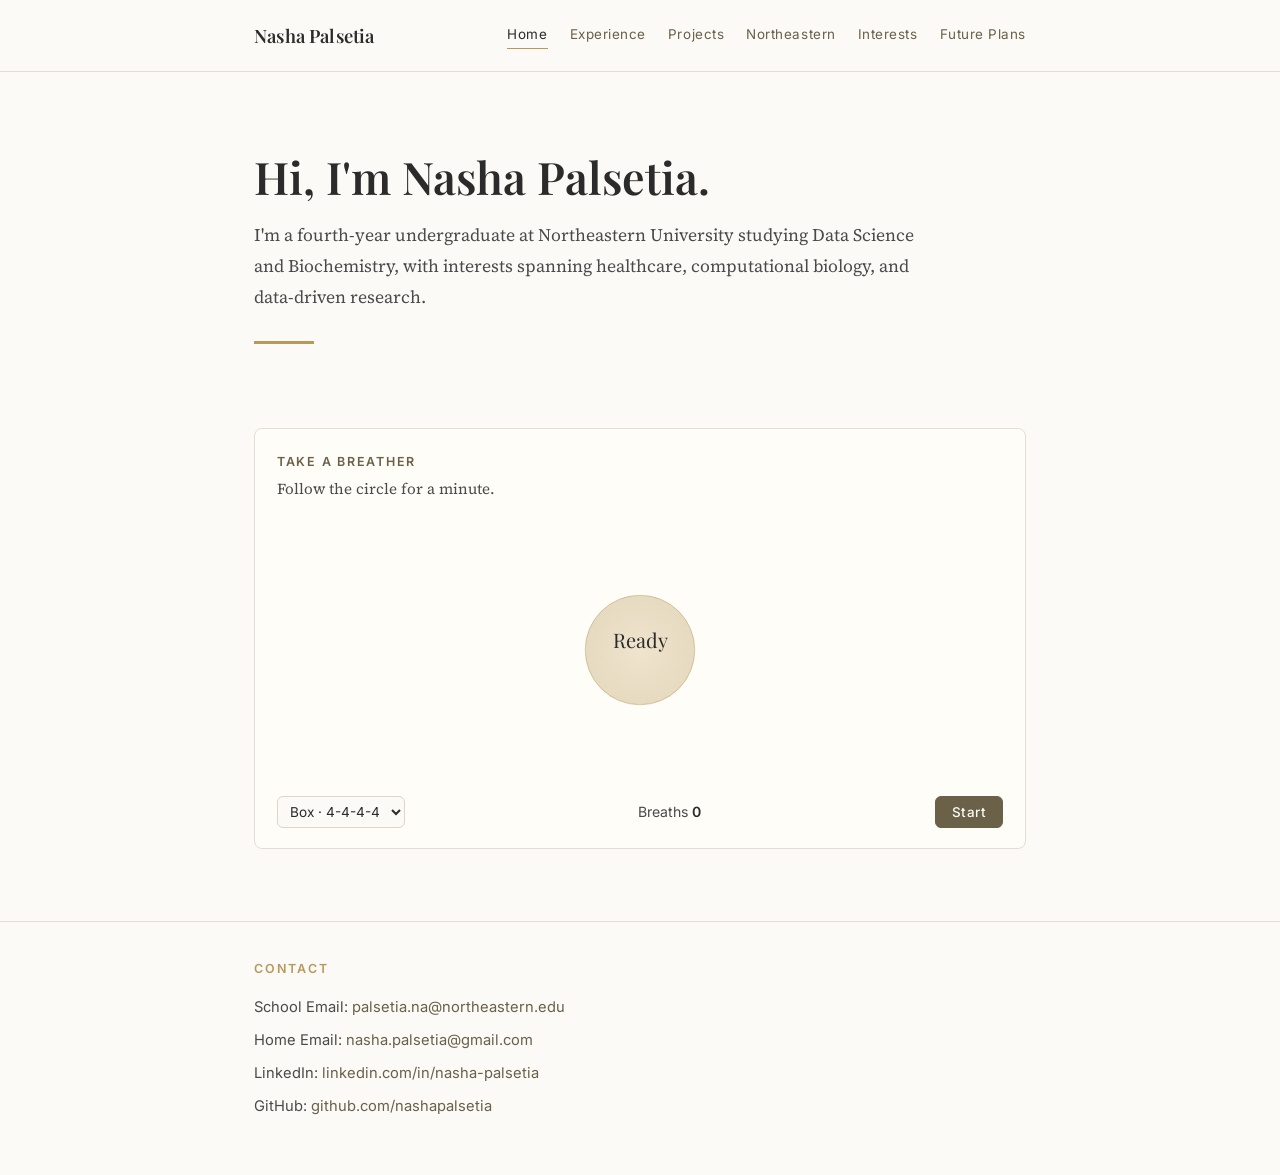
<file: index.html>
<!DOCTYPE html>
<html lang="en">
<head>
    <meta charset="UTF-8">
    <meta name="viewport" content="width=device-width, initial-scale=1.0">
    <title>Nasha Palsetia</title>
    <link rel="preconnect" href="https://fonts.googleapis.com">
    <link rel="preconnect" href="https://fonts.gstatic.com" crossorigin>
    <link href="https://fonts.googleapis.com/css2?family=Inter:wght@400;500;600&family=Playfair+Display:wght@500;600;700&family=Source+Serif+4:opsz,wght@8..60,400;8..60,600&display=swap" rel="stylesheet">
    <link rel="stylesheet" href="website_styles.css">
    <script src="interactive.js" defer></script>
</head>
<body>
    <header class="site-header">
        <nav class="site-nav">
            <a href="index.html" class="brand">Nasha Palsetia</a>
            <div class="links">
                <a href="index.html" aria-current="page">Home</a>
                <a href="experience.html">Experience</a>
                <a href="projects.html">Projects</a>
                <a href="northeastern.html">Northeastern</a>
                <a href="interests.html">Interests</a>
                <a href="future_plans.html">Future Plans</a>
            </div>
        </nav>
    </header>

    <section class="hero">
        <h1>Hi, I'm Nasha Palsetia.</h1>
        <p>I'm a fourth-year undergraduate at Northeastern University studying Data Science and Biochemistry, with interests spanning healthcare, computational biology, and data-driven research.</p>
        <div class="rule"></div>
    </section>

    <main>
        <div data-play="breathe"></div>
    </main>

    <footer class="site-footer" id="contact">
        <div class="footer-inner">
            <h2>Contact</h2>
            <p>School Email: <a href="mailto:palsetia.na@northeastern.edu">palsetia.na@northeastern.edu</a></p>
            <p>Home Email: <a href="mailto:nasha.palsetia@gmail.com">nasha.palsetia@gmail.com</a></p>
            <p>LinkedIn: <a href="https://www.linkedin.com/in/nasha-palsetia-46755b296" target="_blank" rel="noopener">linkedin.com/in/nasha-palsetia</a></p>
            <p>GitHub: <a href="https://github.com/nashapalsetia" target="_blank" rel="noopener">github.com/nashapalsetia</a></p>
        </div>
    </footer>
</body>
</html>
</file>
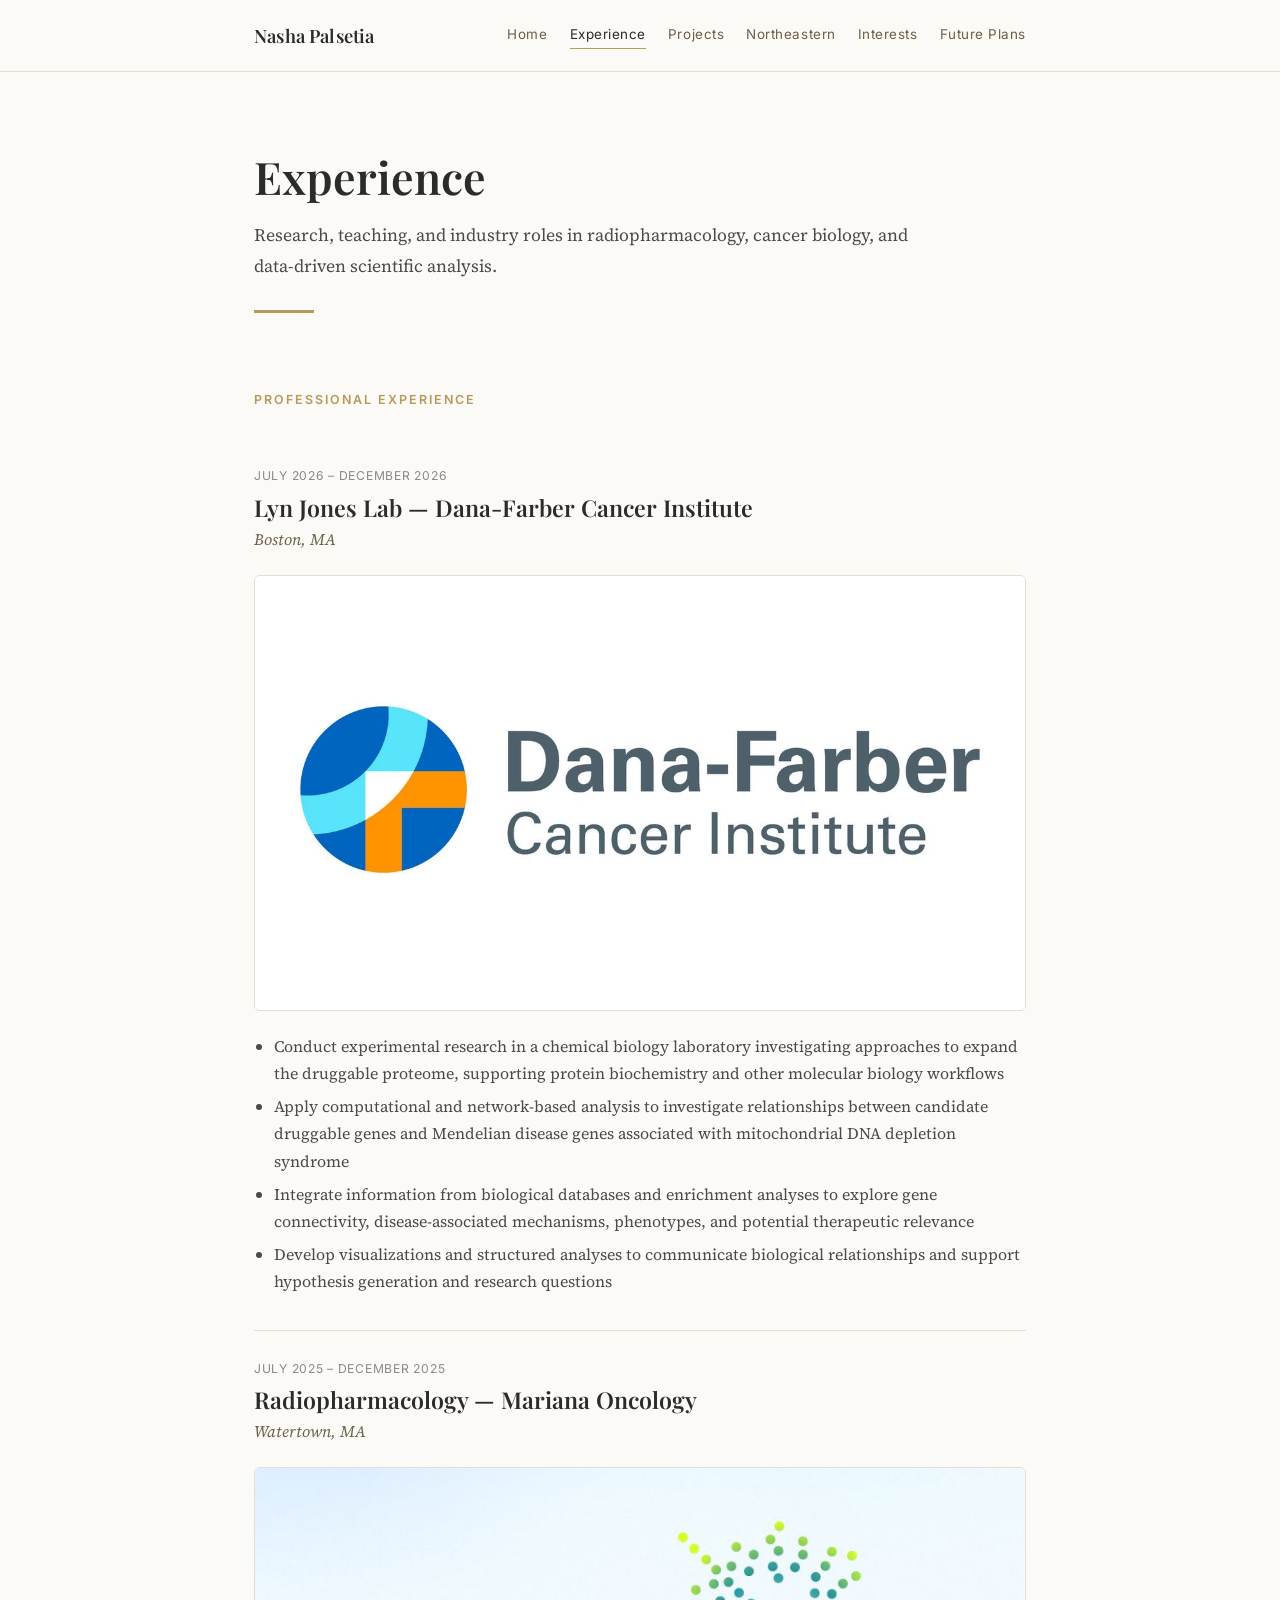
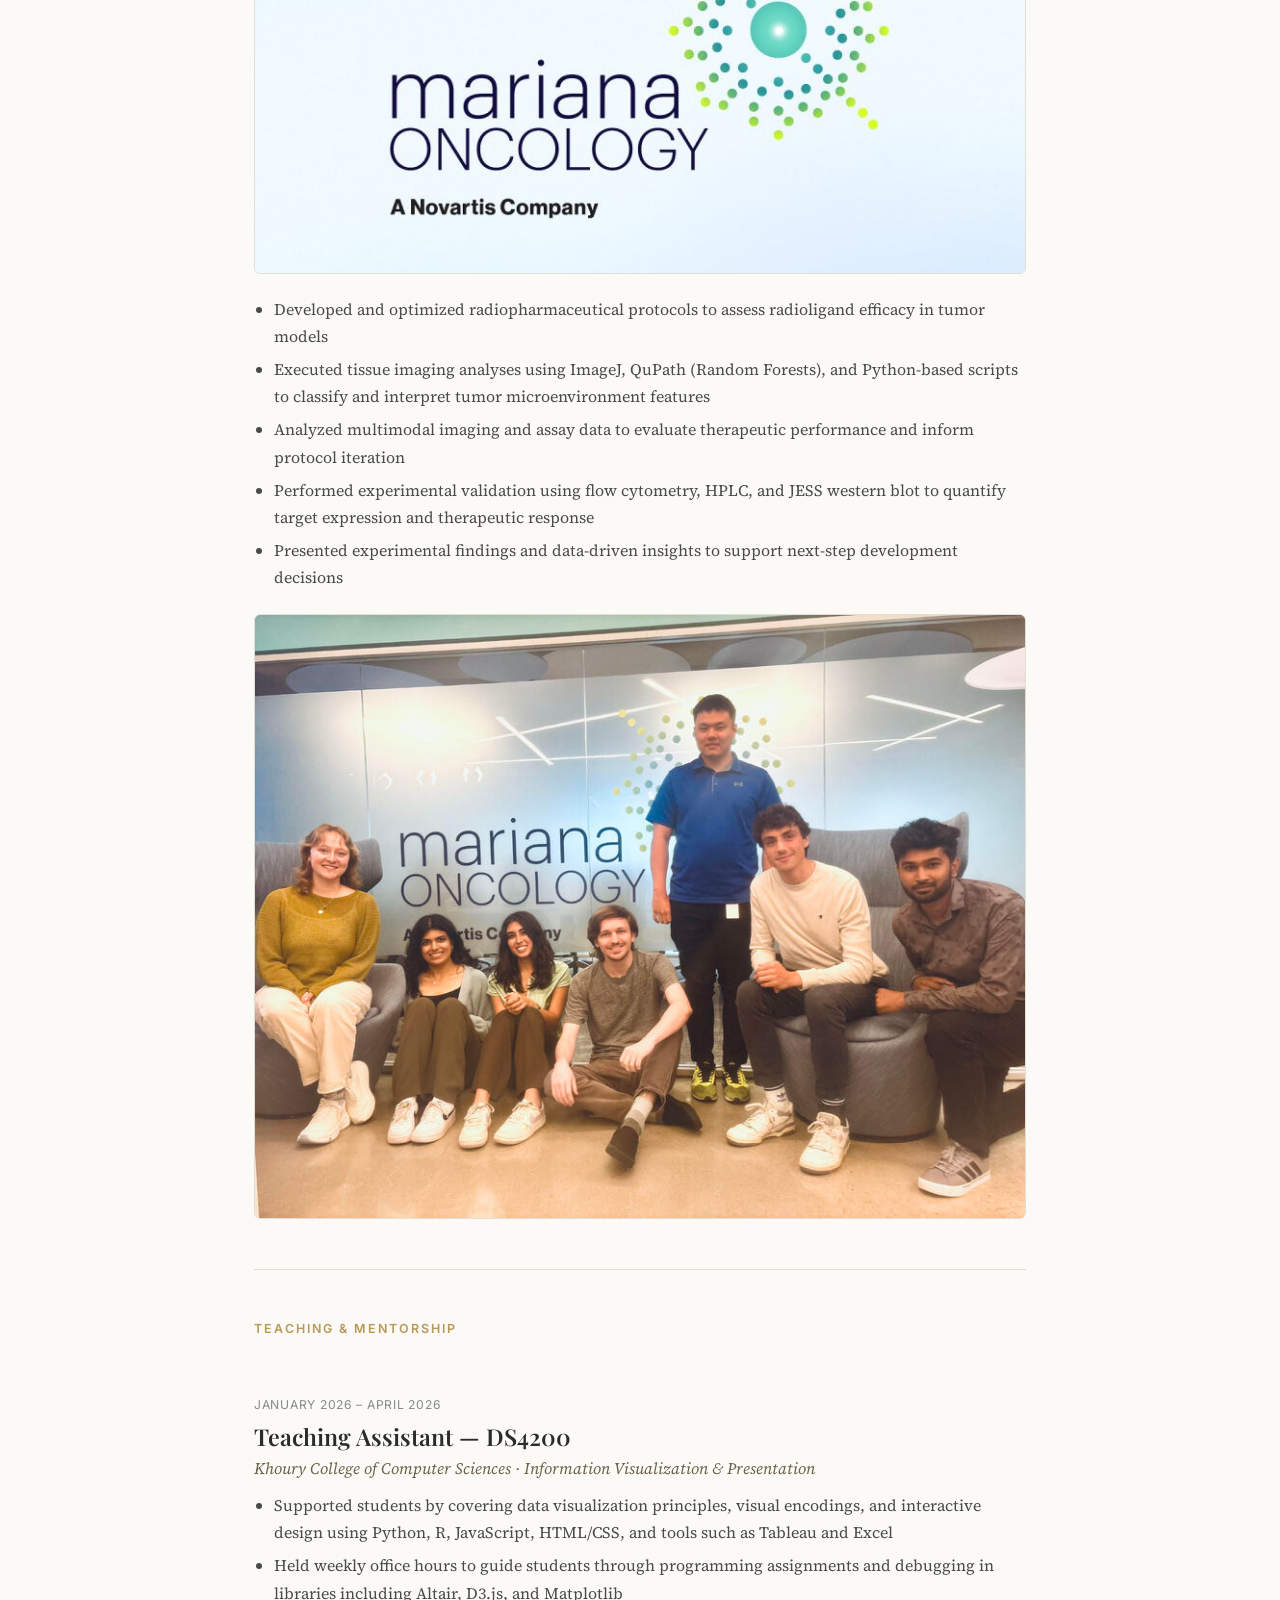
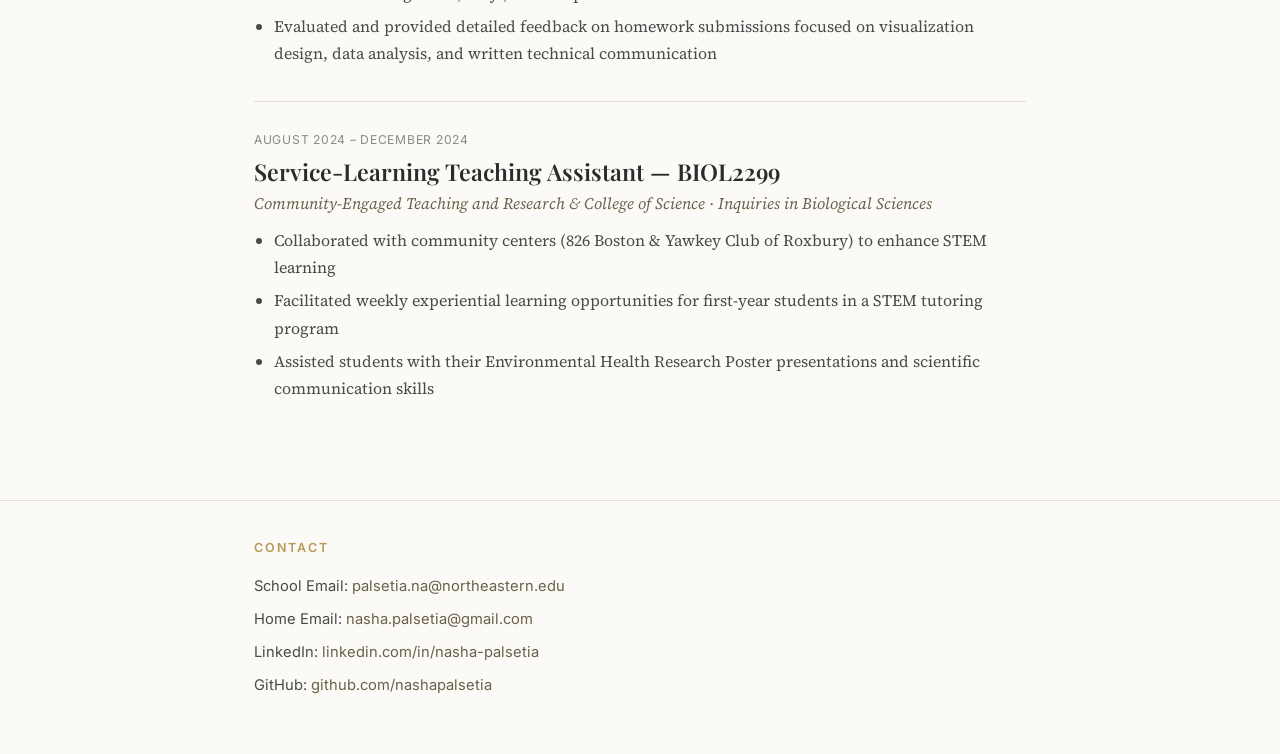
<file: experience.html>
<!DOCTYPE html>
<html lang="en">
<head>
    <meta charset="UTF-8">
    <meta name="viewport" content="width=device-width, initial-scale=1.0">
    <title>Experience — Nasha Palsetia</title>
    <link rel="preconnect" href="https://fonts.googleapis.com">
    <link rel="preconnect" href="https://fonts.gstatic.com" crossorigin>
    <link href="https://fonts.googleapis.com/css2?family=Inter:wght@400;500;600&family=Playfair+Display:wght@500;600;700&family=Source+Serif+4:opsz,wght@8..60,400;8..60,600&display=swap" rel="stylesheet">
    <link rel="stylesheet" href="website_styles.css">
</head>
<body>
    <header class="site-header">
        <nav class="site-nav">
            <a href="index.html" class="brand">Nasha Palsetia</a>
            <div class="links">
                <a href="index.html">Home</a>
                <a href="experience.html" aria-current="page">Experience</a>
                <a href="projects.html">Projects</a>
                <a href="northeastern.html">Northeastern</a>
                <a href="interests.html">Interests</a>
                <a href="future_plans.html">Future Plans</a>
            </div>
        </nav>
    </header>

    <section class="hero">
        <h1>Experience</h1>
        <p>Research, teaching, and industry roles in radiopharmacology, cancer biology, and data-driven scientific analysis.</p>
        <div class="rule"></div>
    </section>

    <main>
        <p class="section-label">Professional Experience</p>

        <article class="entry">
            <p class="t-date">July 2026 – December 2026</p>
            <h3>Lyn Jones Lab — Dana-Farber Cancer Institute</h3>
            <p class="org">Boston, MA</p>
            <figure>
                <img src="images/DFCI_logo.jpeg" alt="DFCI logo">
            </figure>
            <ul>
                <li>Conduct experimental research in a chemical biology laboratory investigating approaches to expand the druggable proteome, supporting protein biochemistry and other molecular biology workflows</li>
                <li>Apply computational and network-based analysis to investigate relationships between candidate druggable genes and Mendelian disease genes associated with mitochondrial DNA depletion syndrome</li>
                <li>Integrate information from biological databases and enrichment analyses to explore gene connectivity, disease-associated mechanisms, phenotypes, and potential therapeutic relevance</li>
                <li>Develop visualizations and structured analyses to communicate biological relationships and support hypothesis generation and research questions</li>
            </ul>
        </article>

        <article class="entry">
            <p class="t-date">July 2025 – December 2025</p>
            <h3>Radiopharmacology — Mariana Oncology</h3>
            <p class="org">Watertown, MA</p>
            <figure>
                <img src="images/Mariana_Logo.jpeg" alt="Mariana Oncology logo">
            </figure>
            <ul>
                <li>Developed and optimized radiopharmaceutical protocols to assess radioligand efficacy in tumor models</li>
                <li>Executed tissue imaging analyses using ImageJ, QuPath (Random Forests), and Python-based scripts to classify and interpret tumor microenvironment features</li>
                <li>Analyzed multimodal imaging and assay data to evaluate therapeutic performance and inform protocol iteration</li>
                <li>Performed experimental validation using flow cytometry, HPLC, and JESS western blot to quantify target expression and therapeutic response</li>
                <li>Presented experimental findings and data-driven insights to support next-step development decisions</li>
            </ul>
            <figure>
                <img src="images/Mariana_Group.jpeg" alt="Mariana Oncology team">
            </figure>
        </article>

        <p class="section-label">Teaching &amp; Mentorship</p>

        <article class="entry">
            <p class="t-date">January 2026 – April 2026</p>
            <h3>Teaching Assistant — DS4200</h3>
            <p class="org">Khoury College of Computer Sciences · Information Visualization &amp; Presentation</p>
            <ul>
                <li>Supported students by covering data visualization principles, visual encodings, and interactive design using Python, R, JavaScript, HTML/CSS, and tools such as Tableau and Excel</li>
                <li>Held weekly office hours to guide students through programming assignments and debugging in libraries including Altair, D3.js, and Matplotlib</li>
                <li>Evaluated and provided detailed feedback on homework submissions focused on visualization design, data analysis, and written technical communication</li>
            </ul>
        </article>

        <article class="entry">
            <p class="t-date">August 2024 – December 2024</p>
            <h3>Service-Learning Teaching Assistant — BIOL2299</h3>
            <p class="org">Community-Engaged Teaching and Research &amp; College of Science · Inquiries in Biological Sciences</p>
            <ul>
                <li>Collaborated with community centers (826 Boston &amp; Yawkey Club of Roxbury) to enhance STEM learning</li>
                <li>Facilitated weekly experiential learning opportunities for first-year students in a STEM tutoring program</li>
                <li>Assisted students with their Environmental Health Research Poster presentations and scientific communication skills</li>
            </ul>
        </article>
    </main>

    <footer class="site-footer" id="contact">
        <div class="footer-inner">
            <h2>Contact</h2>
            <p>School Email: <a href="mailto:palsetia.na@northeastern.edu">palsetia.na@northeastern.edu</a></p>
            <p>Home Email: <a href="mailto:nasha.palsetia@gmail.com">nasha.palsetia@gmail.com</a></p>
            <p>LinkedIn: <a href="https://www.linkedin.com/in/nasha-palsetia-46755b296" target="_blank" rel="noopener">linkedin.com/in/nasha-palsetia</a></p>
            <p>GitHub: <a href="https://github.com/nashapalsetia" target="_blank" rel="noopener">github.com/nashapalsetia</a></p>
        </div>
    </footer>
</body>
</html>
</file>
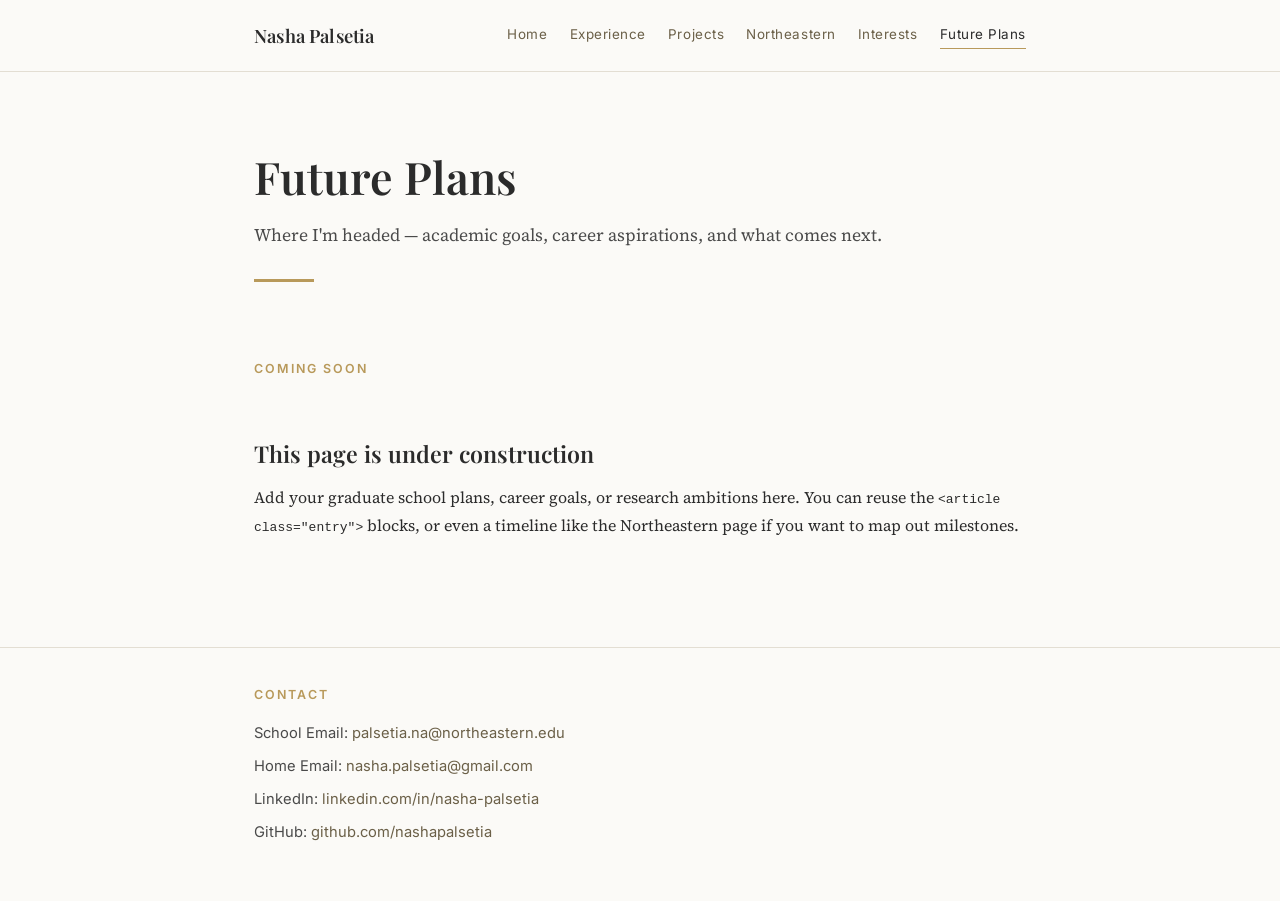
<file: future_plans.html>
<!DOCTYPE html>
<html lang="en">
<head>
    <meta charset="UTF-8">
    <meta name="viewport" content="width=device-width, initial-scale=1.0">
    <title>Future Plans — Nasha Palsetia</title>
    <link rel="preconnect" href="https://fonts.googleapis.com">
    <link rel="preconnect" href="https://fonts.gstatic.com" crossorigin>
    <link href="https://fonts.googleapis.com/css2?family=Inter:wght@400;500;600&family=Playfair+Display:wght@500;600;700&family=Source+Serif+4:opsz,wght@8..60,400;8..60,600&display=swap" rel="stylesheet">
    <link rel="stylesheet" href="website_styles.css">
</head>
<body>
    <header class="site-header">
        <nav class="site-nav">
            <a href="index.html" class="brand">Nasha Palsetia</a>
            <div class="links">
                <a href="index.html">Home</a>
                <a href="experience.html">Experience</a>
                <a href="projects.html">Projects</a>
                <a href="northeastern.html">Northeastern</a>
                <a href="interests.html">Interests</a>
                <a href="future_plans.html" aria-current="page">Future Plans</a>
            </div>
        </nav>
    </header>
    <section class="hero">
        <h1>Future Plans</h1>
        <p>Where I'm headed — academic goals, career aspirations, and what comes next.</p>
        <div class="rule"></div>
    </section>
    <main>
        <p class="section-label">Coming Soon</p>
        <article class="entry">
            <h3>This page is under construction</h3>
            <p>Add your graduate school plans, career goals, or research ambitions here. You can reuse the <code>&lt;article class="entry"&gt;</code> blocks, or even a timeline like the Northeastern page if you want to map out milestones.</p>
        </article>
    </main>
    <footer class="site-footer" id="contact">
        <div class="footer-inner">
            <h2>Contact</h2>
            <p>School Email: <a href="mailto:palsetia.na@northeastern.edu">palsetia.na@northeastern.edu</a></p>
            <p>Home Email: <a href="mailto:nasha.palsetia@gmail.com">nasha.palsetia@gmail.com</a></p>
            <p>LinkedIn: <a href="https://www.linkedin.com/in/nasha-palsetia-46755b296" target="_blank" rel="noopener">linkedin.com/in/nasha-palsetia</a></p>
            <p>GitHub: <a href="https://github.com/nashapalsetia" target="_blank" rel="noopener">github.com/nashapalsetia</a></p>
        </div>
    </footer>
</body>
</html>
</file>
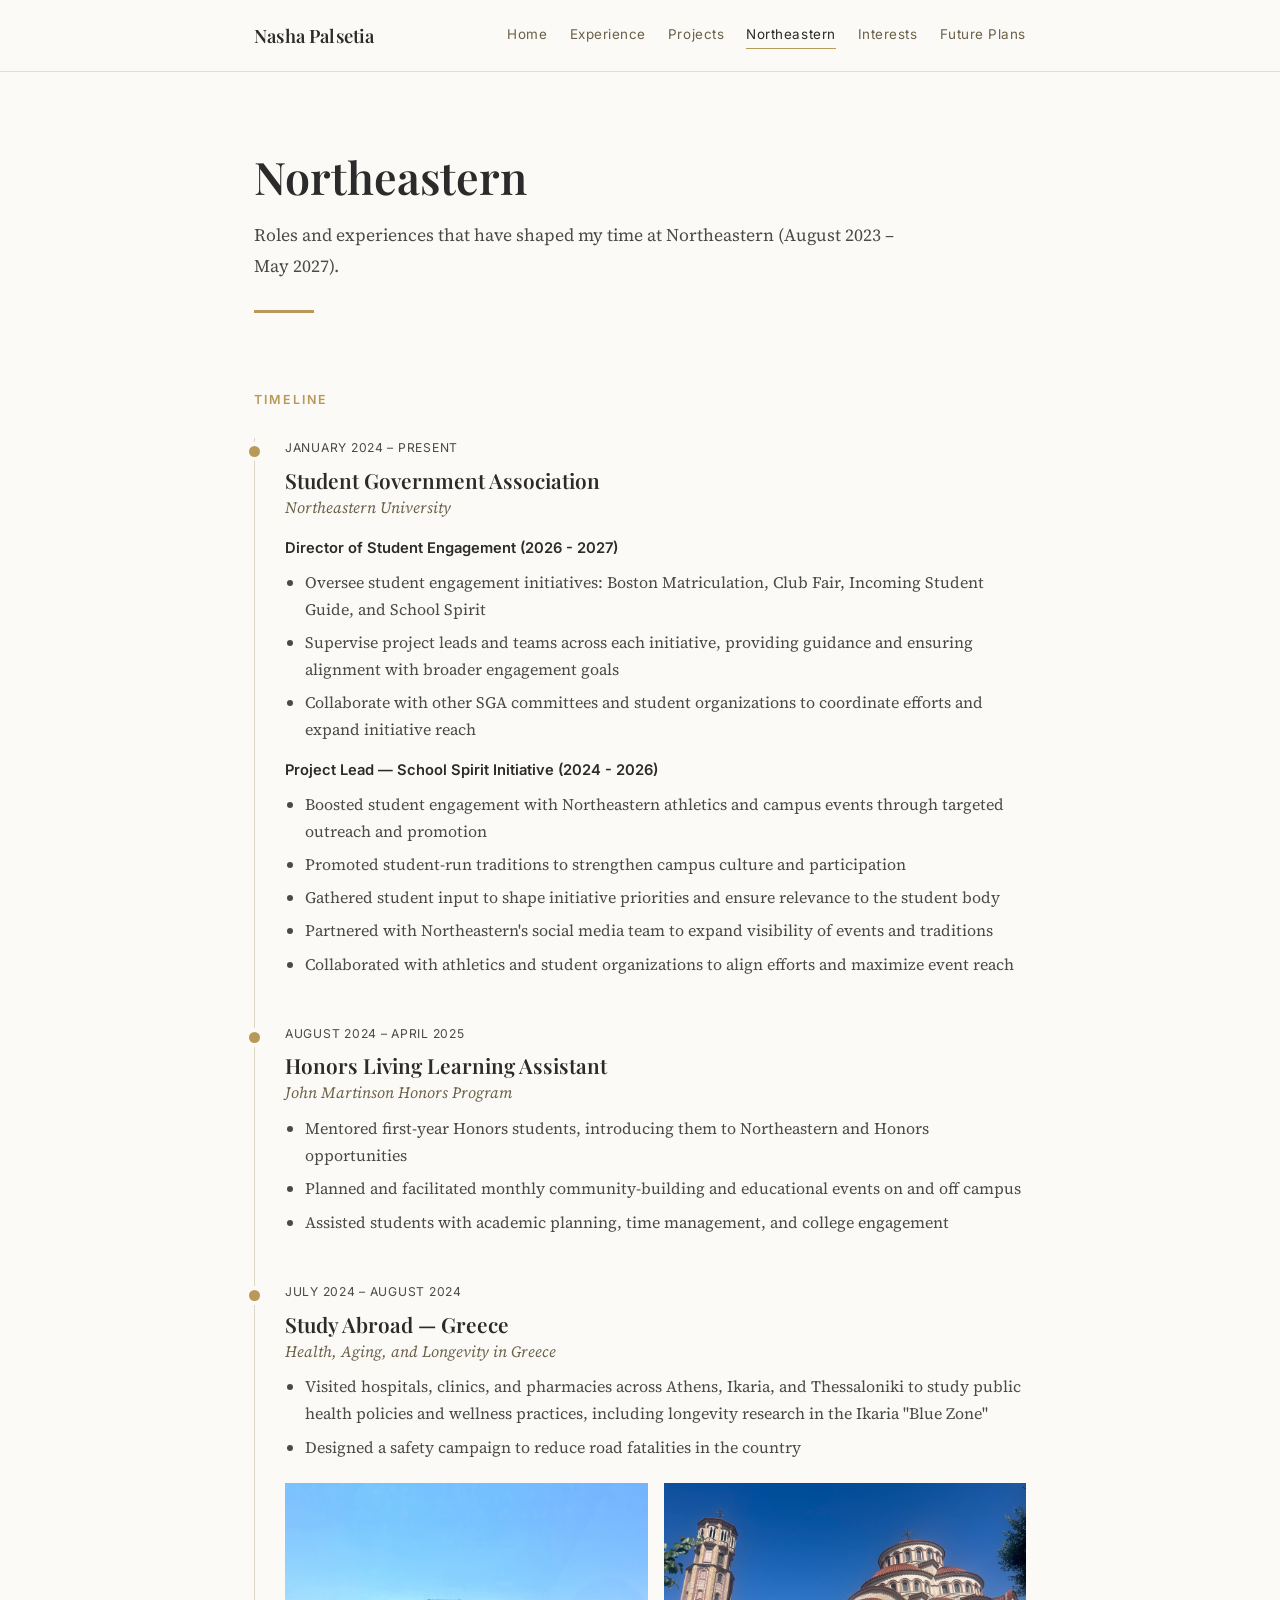
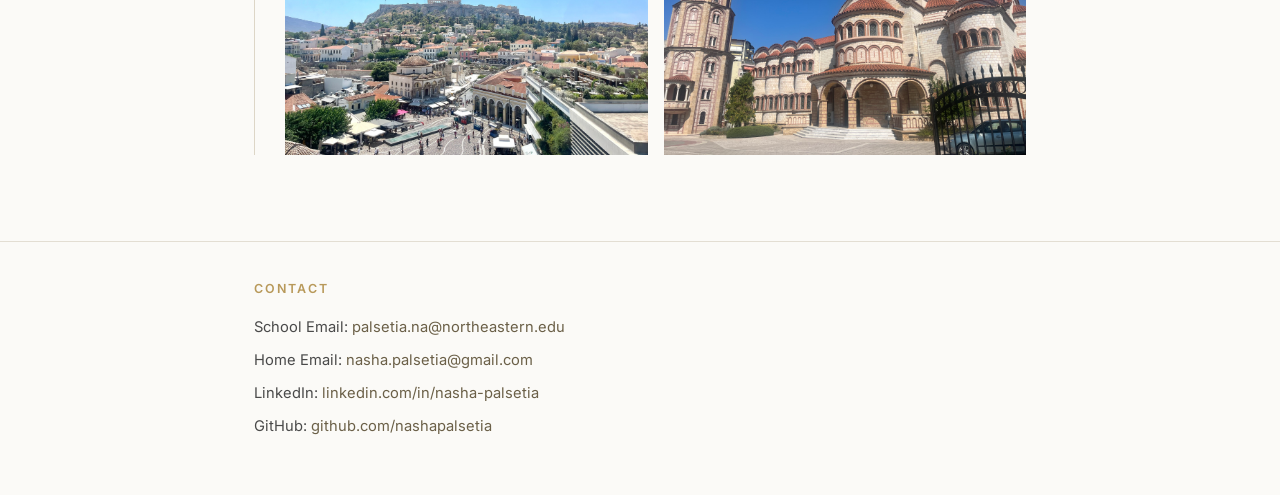
<file: northeastern.html>
<!DOCTYPE html>
<html lang="en">
<head>
    <meta charset="UTF-8">
    <meta name="viewport" content="width=device-width, initial-scale=1.0">
    <title>Northeastern — Nasha Palsetia</title>
    <link rel="preconnect" href="https://fonts.googleapis.com">
    <link rel="preconnect" href="https://fonts.gstatic.com" crossorigin>
    <link href="https://fonts.googleapis.com/css2?family=Inter:wght@400;500;600&family=Playfair+Display:wght@500;600;700&family=Source+Serif+4:opsz,wght@8..60,400;8..60,600&display=swap" rel="stylesheet">
    <link rel="stylesheet" href="website_styles.css">
</head>
<body>
    <header class="site-header">
        <nav class="site-nav">
            <a href="index.html" class="brand">Nasha Palsetia</a>
            <div class="links">
                <a href="index.html">Home</a>
                <a href="experience.html">Experience</a>
                <a href="projects.html">Projects</a>
                <a href="northeastern.html" aria-current="page">Northeastern</a>
                <a href="interests.html">Interests</a>
                <a href="future_plans.html">Future Plans</a>
            </div>
        </nav>
    </header>

    <section class="hero">
        <h1>Northeastern</h1>
        <p>Roles and experiences that have shaped my time at Northeastern (August 2023 – May 2027).</p>
        <div class="rule"></div>
    </section>

    <main>
        <p class="section-label">Timeline</p>
        <div class="timeline">

            <div class="t-item">
                <p class="t-date">January 2024 – Present</p>
                <h3>Student Government Association</h3>
                <p class="org">Northeastern University</p>
                <p class="role">Director of Student Engagement (2026 - 2027)</p>
                <ul>
                    <li>Oversee student engagement initiatives: Boston Matriculation, Club Fair, Incoming Student Guide, and School Spirit</li>
                    <li>Supervise project leads and teams across each initiative, providing guidance and ensuring alignment with broader engagement goals</li>
                    <li>Collaborate with other SGA committees and student organizations to coordinate efforts and expand initiative reach</li>
                </ul>
                <p class="role">Project Lead — School Spirit Initiative (2024 - 2026)</p>
                <ul>
                    <li>Boosted student engagement with Northeastern athletics and campus events through targeted outreach and promotion</li>
                    <li>Promoted student-run traditions to strengthen campus culture and participation</li>
                    <li>Gathered student input to shape initiative priorities and ensure relevance to the student body</li>
                    <li>Partnered with Northeastern's social media team to expand visibility of events and traditions</li>
                    <li>Collaborated with athletics and student organizations to align efforts and maximize event reach</li>
                </ul>
            </div>

            <div class="t-item">
                <p class="t-date">August 2024 – April 2025</p>
                <h3>Honors Living Learning Assistant</h3>
                <p class="org">John Martinson Honors Program</p>
                <ul>
                    <li>Mentored first-year Honors students, introducing them to Northeastern and Honors opportunities</li>
                    <li>Planned and facilitated monthly community-building and educational events on and off campus</li>
                    <li>Assisted students with academic planning, time management, and college engagement</li>
                </ul>
            </div>

            <div class="t-item">
                <p class="t-date">July 2024 – August 2024</p>
                <h3>Study Abroad — Greece</h3>
                <p class="org">Health, Aging, and Longevity in Greece</p>
                <ul>
                    <li>Visited hospitals, clinics, and pharmacies across Athens, Ikaria, and Thessaloniki to study public health policies and wellness practices, including longevity research in the Ikaria "Blue Zone"</li>
                    <li>Designed a safety campaign to reduce road fatalities in the country</li>
                </ul>
                <div class="img-row">
                    <img src="images/Greece_Pic1.jpeg" alt="Study abroad in Greece">
                    <img src="images/Greece_Pic2.jpeg" alt="Study abroad in Greece">
                </div>
            </div>

        </div>
    </main>

    <footer class="site-footer" id="contact">
        <div class="footer-inner">
            <h2>Contact</h2>
            <p>School Email: <a href="mailto:palsetia.na@northeastern.edu">palsetia.na@northeastern.edu</a></p>
            <p>Home Email: <a href="mailto:nasha.palsetia@gmail.com">nasha.palsetia@gmail.com</a></p>
            <p>LinkedIn: <a href="https://www.linkedin.com/in/nasha-palsetia-46755b296" target="_blank" rel="noopener">linkedin.com/in/nasha-palsetia</a></p>
            <p>GitHub: <a href="https://github.com/nashapalsetia" target="_blank" rel="noopener">github.com/nashapalsetia</a></p>
        </div>
    </footer>
</body>
</html>
</file>
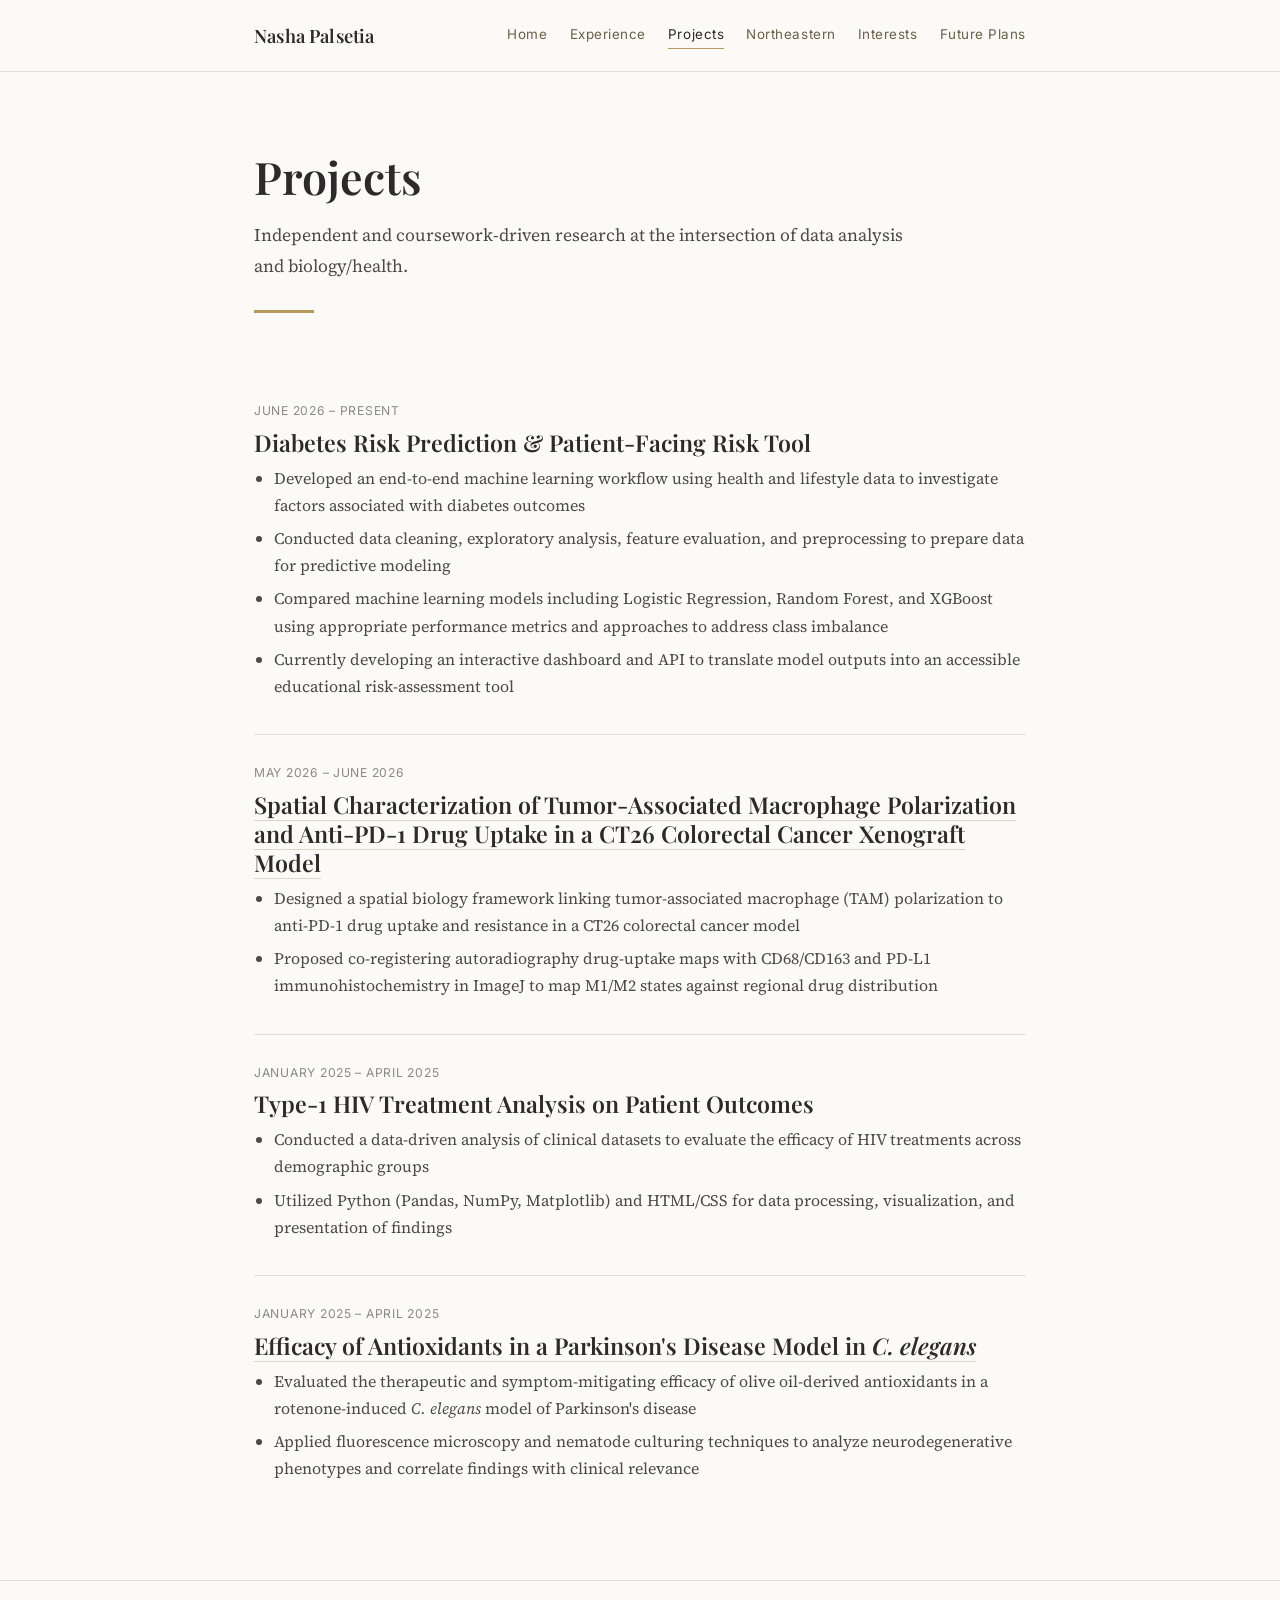
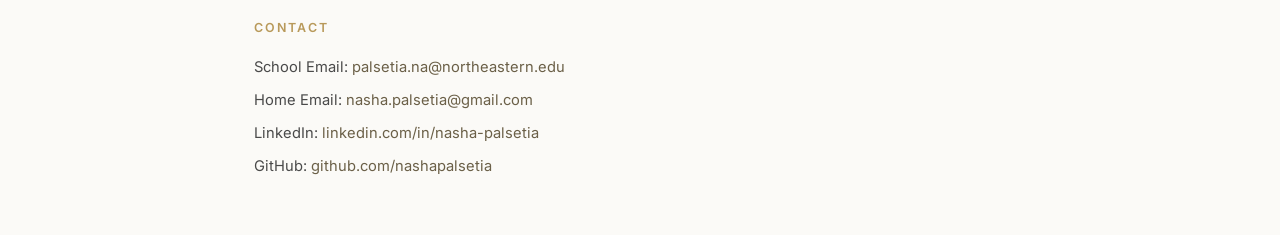
<file: projects.html>
<!DOCTYPE html>
<html lang="en">
<head>
    <meta charset="UTF-8">
    <meta name="viewport" content="width=device-width, initial-scale=1.0">
    <title>Projects — Nasha Palsetia</title>
    <link rel="preconnect" href="https://fonts.googleapis.com">
    <link rel="preconnect" href="https://fonts.gstatic.com" crossorigin>
    <link href="https://fonts.googleapis.com/css2?family=Inter:wght@400;500;600&family=Playfair+Display:wght@500;600;700&family=Source+Serif+4:opsz,wght@8..60,400;8..60,600&display=swap" rel="stylesheet">
    <link rel="stylesheet" href="website_styles.css">
</head>
<body>
    <header class="site-header">
        <nav class="site-nav">
            <a href="index.html" class="brand">Nasha Palsetia</a>
            <div class="links">
                <a href="index.html">Home</a>
                <a href="experience.html">Experience</a>
                <a href="projects.html" aria-current="page">Projects</a>
                <a href="northeastern.html">Northeastern</a>
                <a href="interests.html">Interests</a>
                <a href="future_plans.html">Future Plans</a>
            </div>
        </nav>
    </header>

    <section class="hero">
        <h1>Projects</h1>
        <p>Independent and coursework-driven research at the intersection of data analysis and biology/health.</p>
        <div class="rule"></div>
    </section>

    <main>
        <article class="entry" id="diabetes">
            <p class="t-date">June 2026 – Present</p>
            <h3>Diabetes Risk Prediction &amp; Patient-Facing Risk Tool</h3>
            <ul>
                <li>Developed an end-to-end machine learning workflow using health and lifestyle data to investigate factors associated with diabetes outcomes</li>
                <li>Conducted data cleaning, exploratory analysis, feature evaluation, and preprocessing to prepare data for predictive modeling</li>
                <li>Compared machine learning models including Logistic Regression, Random Forest, and XGBoost using appropriate performance metrics and approaches to address class imbalance</li>
                <li>Currently developing an interactive dashboard and API to translate model outputs into an accessible educational risk-assessment tool</li>
            </ul>
            <!-- TODO once live: <p><a href="https://github.com/yourusername/diabetes-risk-tool" target="_blank" rel="noopener">View code on GitHub</a> · <a href="#" target="_blank" rel="noopener">Live dashboard</a></p> -->
        </article>

        <article class="entry" id="spatial-bio">
            <p class="t-date">May 2026 – June 2026</p>
            <h3><a href="projects/Capstone%20Research%20Proposal.pdf" target="_blank" rel="noopener">Spatial Characterization of Tumor-Associated Macrophage Polarization and Anti-PD-1 Drug Uptake in a CT26 Colorectal Cancer Xenograft Model</a></h3>
            <ul>
                <li>Designed a spatial biology framework linking tumor-associated macrophage (TAM) polarization to anti-PD-1 drug uptake and resistance in a CT26 colorectal cancer model</li>
                <li>Proposed co-registering autoradiography drug-uptake maps with CD68/CD163 and PD-L1 immunohistochemistry in ImageJ to map M1/M2 states against regional drug distribution</li>
            </ul>
        </article>

        <article class="entry" id="hiv-analysis">
            <p class="t-date">January 2025 – April 2025</p>
            <h3>Type-1 HIV Treatment Analysis on Patient Outcomes</h3>
            <ul>
                <li>Conducted a data-driven analysis of clinical datasets to evaluate the efficacy of HIV treatments across demographic groups</li>
                <li>Utilized Python (Pandas, NumPy, Matplotlib) and HTML/CSS for data processing, visualization, and presentation of findings</li>
            </ul>
        </article>

        <article class="entry" id="c-elegans">
            <p class="t-date">January 2025 – April 2025</p>
            <h3><a href="projects/Biology%20Research%20Paper.pdf" target="_blank" rel="noopener">Efficacy of Antioxidants in a Parkinson's Disease Model in <em>C. elegans</em></a></h3>
            <ul>
                <li>Evaluated the therapeutic and symptom-mitigating efficacy of olive oil-derived antioxidants in a rotenone-induced <em>C. elegans</em> model of Parkinson's disease</li>
                <li>Applied fluorescence microscopy and nematode culturing techniques to analyze neurodegenerative phenotypes and correlate findings with clinical relevance</li>
            </ul>
        </article>
    </main>

    <footer class="site-footer" id="contact">
        <div class="footer-inner">
            <h2>Contact</h2>
            <p>School Email: <a href="mailto:palsetia.na@northeastern.edu">palsetia.na@northeastern.edu</a></p>
            <p>Home Email: <a href="mailto:nasha.palsetia@gmail.com">nasha.palsetia@gmail.com</a></p>
            <p>LinkedIn: <a href="https://www.linkedin.com/in/nasha-palsetia-46755b296" target="_blank" rel="noopener">linkedin.com/in/nasha-palsetia</a></p>
            <p>GitHub: <a href="https://github.com/nashapalsetia" target="_blank" rel="noopener">github.com/nashapalsetia</a></p>
        </div>
    </footer>
</body>
</html>
</file>
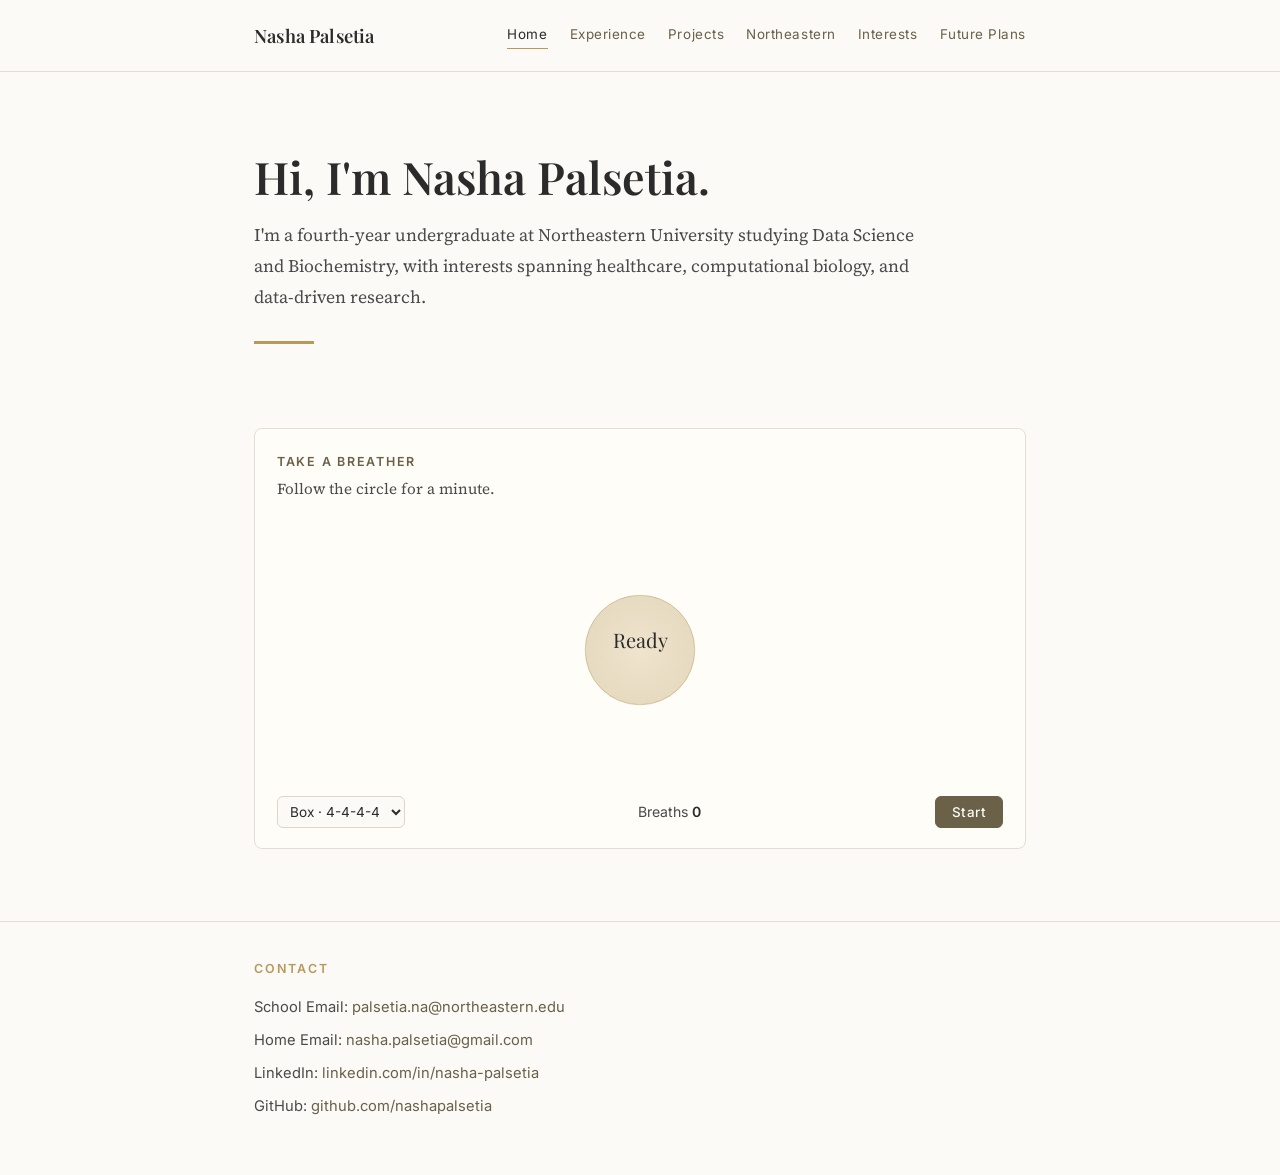
<file: website_index.html>
<!DOCTYPE html>
<html lang="en">
<head>
    <meta charset="UTF-8">
    <title>Nasha Palsetia</title>
    <link rel="canonical" href="index.html">
    <meta http-equiv="refresh" content="0; url=index.html">
    <script>location.replace("index.html");</script>
</head>
<body>
    <p>This page has moved. <a href="index.html">Continue to the home page.</a></p>
</body>
</html>
</file>
<file: website_styles.css>
/* ============================================================
   Nasha Palsetia — Academic / Minimal theme
   Palette: cream base, ink text, muted gold accent
   Type:    Playfair Display (headings) · Source Serif 4 (body)
            Inter (nav, labels, dates)
   ============================================================ */

:root {
  --ink:        #2b2b2b;
  --ink-soft:   #4a4a4a;
  --muted:      #8a8a8a;
  --gold:       #b8995a;
  --gold-deep:  #6b6048;
  --cream:      #fbfaf7;
  --line:       #e3ded3;
  --line-soft:  #ddd6c7;
  --max:        820px;
}

* { box-sizing: border-box; }

html { scroll-behavior: smooth; }

body {
  margin: 0;
  font-family: 'Source Serif 4', Georgia, serif;
  background: var(--cream);
  color: var(--ink);
  line-height: 1.7;
}

/* ---------- Navigation ---------- */
header.site-header {
  border-bottom: 1px solid var(--line);
  background: var(--cream);
  position: sticky;
  top: 0;
  z-index: 10;
}

nav.site-nav {
  max-width: var(--max);
  margin: 0 auto;
  display: flex;
  align-items: center;
  justify-content: space-between;
  flex-wrap: wrap;
  gap: 8px 18px;
  padding: 20px 24px;
}

nav.site-nav .brand {
  font-family: 'Playfair Display', serif;
  font-weight: 600;
  font-size: 1.15rem;
  color: var(--ink);
  text-decoration: none;
  letter-spacing: 0.01em;
}

nav.site-nav .links { display: flex; flex-wrap: wrap; gap: 22px; }

nav.site-nav .links a {
  font-family: 'Inter', system-ui, sans-serif;
  color: var(--gold-deep);
  text-decoration: none;
  font-size: 0.84rem;
  letter-spacing: 0.04em;
  padding-bottom: 2px;
  border-bottom: 1px solid transparent;
  transition: color .2s, border-color .2s;
}

nav.site-nav .links a:hover,
nav.site-nav .links a[aria-current="page"] {
  color: var(--ink);
  border-bottom-color: var(--gold);
}

/* ---------- Hero ---------- */
.hero {
  max-width: var(--max);
  margin: 0 auto;
  padding: 80px 24px 36px;
}

.hero h1 {
  font-family: 'Playfair Display', serif;
  font-weight: 600;
  font-size: clamp(2rem, 5vw, 2.8rem);
  line-height: 1.12;
  margin: 0 0 18px;
}

.hero p {
  font-size: 1.1rem;
  line-height: 1.75;
  color: var(--ink-soft);
  margin: 0;
  max-width: 660px;
}

.hero .rule {
  width: 60px;
  height: 3px;
  background: var(--gold);
  margin: 28px 0 0;
}

/* ---------- Main / sections ---------- */
main {
  max-width: var(--max);
  margin: 0 auto;
  padding: 24px 24px 64px;
}

.section-label {
  font-family: 'Inter', system-ui, sans-serif;
  font-size: 0.78rem;
  letter-spacing: 0.16em;
  text-transform: uppercase;
  color: var(--gold);
  font-weight: 600;
  margin: 48px 0 28px;
}
.section-label:first-child { margin-top: 16px; }

/* ---------- Timeline ---------- */
.timeline {
  border-left: 1px solid var(--line-soft);
  padding-left: 30px;
  margin: 0;
}

.t-item {
  position: relative;
  padding-bottom: 40px;
}
.t-item:last-child { padding-bottom: 0; }

.t-item::before {
  content: '';
  position: absolute;
  left: -36px;
  top: 8px;
  width: 11px;
  height: 11px;
  border-radius: 50%;
  background: var(--gold);
  box-shadow: 0 0 0 4px var(--cream);
}

.t-date {
  font-family: 'Inter', system-ui, sans-serif;
  font-size: 0.76rem;
  letter-spacing: 0.06em;
  text-transform: uppercase;
  color: var(--muted);
  margin: 0;
}

.t-item h3 {
  font-family: 'Playfair Display', serif;
  font-size: 1.3rem;
  font-weight: 600;
  margin: 6px 0 2px;
  line-height: 1.25;
}

.t-item .org {
  font-style: italic;
  color: var(--gold-deep);
  margin: 0 0 8px;
  font-size: 0.98rem;
}

.t-item .role {
  font-family: 'Inter', system-ui, sans-serif;
  font-size: 0.92rem;
  font-weight: 600;
  color: var(--ink);
  margin: 14px 0 4px;
}

.t-item p { margin: 0 0 8px; color: var(--ink-soft); }

.t-item ul {
  margin: 8px 0 0;
  padding-left: 20px;
  color: var(--ink-soft);
}
.t-item ul li { margin-bottom: 6px; }

/* ---------- Entry (non-timeline article, e.g. Work Experience) ---------- */
.entry {
  padding: 28px 0;
  border-bottom: 1px solid var(--line);
}
.entry:last-child { border-bottom: none; }

.entry .t-date {
  margin-bottom: 6px;
}

.entry h3 {
  font-family: 'Playfair Display', serif;
  font-size: 1.45rem;
  font-weight: 600;
  margin: 4px 0 4px;
  line-height: 1.25;
}

.entry h3 a {
  color: inherit;
  text-decoration: none;
  border-bottom: 1px solid var(--line-soft);
  transition: border-color .2s, color .2s;
}
.entry h3 a:hover { color: var(--gold-deep); border-bottom-color: var(--gold); }

.entry .org {
  font-style: italic;
  color: var(--gold-deep);
  margin: 0 0 10px;
}

.entry h4 {
  font-family: 'Inter', system-ui, sans-serif;
  font-size: 0.95rem;
  font-weight: 600;
  margin: 18px 0 4px;
}

.entry ul {
  margin: 8px 0 0;
  padding-left: 20px;
  color: var(--ink-soft);
}
.entry ul li { margin-bottom: 6px; }

/* ---------- Figures / images ---------- */
figure { margin: 22px 0; }

figure img,
.entry img {
  display: block;
  max-width: 100%;
  border-radius: 6px;
  border: 1px solid var(--line);
}

figure figcaption {
  font-family: 'Inter', system-ui, sans-serif;
  font-size: 0.8rem;
  color: var(--muted);
  margin-top: 8px;
  text-align: center;
}

.img-row {
  display: flex;
  flex-wrap: wrap;
  gap: 16px;
  margin: 22px 0;
}
.img-row img { flex: 1 1 240px; min-width: 0; }

/* Two photos stacked left, one tall photo right — forms a rectangle */
.photo-grid {
  display: grid;
  grid-template-columns: 1fr 1fr;
  gap: 14px;
  margin: 22px 0;
}
.photo-grid img {
  display: block;
  width: 100%;
  object-fit: contain;
  background: #f1eee7;
  border-radius: 6px;
  border: 1px solid var(--line);
}
.photo-grid img:nth-child(1) { grid-column: 1; grid-row: 1; height: 190px; }
.photo-grid img:nth-child(2) { grid-column: 1; grid-row: 2; height: 190px; }
.photo-grid img:nth-child(3) { grid-column: 2; grid-row: 1 / span 2; height: 100%; }

@media (max-width: 600px) {
  .photo-grid { grid-template-columns: 1fr; }
  .photo-grid img:nth-child(n) { grid-column: 1; grid-row: auto; height: 220px; }
}

/* ---------- Interactive pieces (interactive.js) ---------- */
.play {
  margin: 24px 0 8px;
  padding: 22px 22px 20px;
  background: #fffdf8;
  border: 1px solid var(--line);
  border-radius: 8px;
  font-family: 'Inter', system-ui, sans-serif;
}

.play-title {
  font-size: 0.78rem;
  letter-spacing: 0.14em;
  text-transform: uppercase;
  color: var(--gold-deep);
  font-weight: 600;
  margin: 0 0 4px;
}

.play-hint {
  font-family: 'Source Serif 4', Georgia, serif;
  font-size: 0.95rem;
  color: var(--ink-soft);
  margin: 0 0 18px;
}

.play-bar {
  display: flex;
  flex-wrap: wrap;
  align-items: center;
  justify-content: space-between;
  gap: 12px;
  margin-top: 16px;
}

.play-score { font-size: 0.88rem; color: var(--ink-soft); }
.play-score b { color: var(--ink); font-weight: 600; }

.play select {
  font: inherit;
  font-size: 0.85rem;
  color: var(--ink);
  background: var(--cream);
  border: 1px solid var(--line-soft);
  border-radius: 6px;
  padding: 6px 8px;
}

.btn {
  font-family: 'Inter', system-ui, sans-serif;
  font-size: 0.84rem;
  font-weight: 500;
  letter-spacing: 0.03em;
  color: var(--cream);
  background: var(--gold-deep);
  border: 1px solid var(--gold-deep);
  border-radius: 6px;
  padding: 7px 16px;
  cursor: pointer;
  transition: background .2s, color .2s, border-color .2s;
}
.btn:hover { background: var(--ink); border-color: var(--ink); }
.btn:disabled { opacity: 0.45; cursor: default; }
.btn-quiet { color: var(--gold-deep); background: transparent; border-color: var(--line-soft); }
.btn-quiet:hover { color: var(--ink); background: transparent; border-color: var(--gold); }

.play button:focus-visible,
.play select:focus-visible { outline: 2px solid var(--gold); outline-offset: 2px; }

/* Penalty kick */
/* Hidden for now: remove this line and the matching closing line to bring it back.
.pk-field {
  position: relative;
  aspect-ratio: 16 / 10;
  border-radius: 6px;
  overflow: hidden;
  background:
    linear-gradient(transparent 63%, rgba(255,255,255,.7) 63%, rgba(255,255,255,.7) calc(63% + 2px), transparent calc(63% + 2px)),
    repeating-linear-gradient(90deg, #dfe7d6 0 12.5%, #d6e0cc 12.5% 25%);
}

.pk-goal {
  position: absolute;
  left: 10%; right: 10%; top: 8%; height: 55%;
  border: 5px solid #fff;
  border-bottom: none;
  background:
    repeating-linear-gradient(0deg, rgba(255,255,255,.55) 0 1px, transparent 1px 14px),
    repeating-linear-gradient(90deg, rgba(255,255,255,.55) 0 1px, transparent 1px 14px),
    rgba(255,255,255,.18);
}

.pk-keeper {
  position: absolute;
  left: 50%; bottom: 0;
  width: 15%; height: 82%;
  transform: translateX(-50%);
  transform-origin: 50% 60%;
  transition: left .45s ease-out, bottom .45s ease-out, transform .45s ease-out;
  pointer-events: none;
}

.pk-zones {
  position: absolute;
  inset: 0;
  display: grid;
  grid-template: 1fr 1fr / repeat(3, 1fr);
}

.pk-zone {
  border: none;
  background: transparent;
  cursor: crosshair;
  transition: background .15s;
}
.pk-zone:hover, .pk-zone:focus-visible { background: rgba(184, 153, 90, .28); }
.play.is-busy .pk-zone { pointer-events: none; background: transparent; }

.pk-ball {
  position: absolute;
  left: 50%; top: 86%;
  width: 5.5%;
  aspect-ratio: 1;
  border-radius: 50%;
  background: radial-gradient(circle at 35% 30%, #fff 0 35%, #e8e4da 70%, #c9c3b5);
  border: 1px solid #9c968a;
  transform: translate(-50%, -50%);
  transition: left .5s cubic-bezier(.2,.7,.3,1), top .5s cubic-bezier(.2,.7,.3,1), transform .5s;
  pointer-events: none;
}

.pk-msg {
  position: absolute;
  left: 0; right: 0; bottom: 4%;
  margin: 0;
  text-align: center;
  font-family: 'Playfair Display', serif;
  font-size: clamp(1.1rem, 3.5vw, 1.6rem);
  font-weight: 600;
  pointer-events: none;
}
.pk-msg.is-goal { color: var(--gold-deep); }
.pk-msg.is-miss { color: var(--ink-soft); }
end hidden penalty game */

/* Breathing pacer */
.br-stage {
  position: relative;
  height: 260px;
  display: grid;
  place-items: center;
}
.br-circle {
  position: absolute;
  width: 220px; height: 220px;
  border-radius: 50%;
  background: radial-gradient(circle, #efe4cc 0%, rgba(184, 153, 90, .35) 70%, rgba(184, 153, 90, .15) 100%);
  border: 1px solid var(--gold);
  transform: scale(0.5);
  transition: transform 0.8s ease-in-out;
}
.br-circle.is-full { transform: scale(1); }
.br-text { position: relative; text-align: center; }
.br-label { display: block; font-family: 'Playfair Display', serif; font-size: 1.25rem; color: var(--ink); }
.br-num { display: block; font-size: 0.9rem; color: var(--muted); min-height: 1.4em; }

/* Sketchpad (size dots are drawn at the real brush size, in the current pen color) */
/* Hidden for now: remove this line and the matching closing line to bring it back.
.sk-tools {
  display: flex;
  flex-wrap: wrap;
  align-items: center;
  gap: 12px 24px;
  margin-bottom: 12px;
}
.sk-group { display: flex; flex-wrap: wrap; align-items: center; gap: 6px; }
.sk-actions { margin-left: auto; }

.sk-label {
  font-size: 0.72rem;
  letter-spacing: 0.1em;
  text-transform: uppercase;
  color: var(--muted);
  margin-right: 4px;
}

.sk-swatch {
  width: 26px; height: 26px;
  padding: 0;
  border-radius: 50%;
  background: var(--c);
  border: 2px solid #fffdf8;
  box-shadow: 0 0 0 1px var(--line-soft);
  cursor: pointer;
  transition: transform .15s;
}
.sk-swatch:hover { transform: scale(1.12); }
.sk-swatch[aria-pressed="true"] { box-shadow: 0 0 0 2px var(--ink); }

.sk-chip {
  display: inline-flex;
  align-items: center;
  gap: 7px;
  height: 28px;
  padding: 0 11px;
  font-family: 'Inter', system-ui, sans-serif;
  font-size: 0.8rem;
  color: var(--ink-soft);
  background: var(--cream);
  border: 1px solid var(--line-soft);
  border-radius: 999px;
  cursor: pointer;
}
.sk-chip:hover { border-color: var(--gold); }
.sk-chip[aria-pressed="true"] { color: var(--ink); border-color: var(--ink); box-shadow: 0 0 0 1px var(--ink); }
.sk-size { width: 28px; padding: 0; justify-content: center; }

.sk-dot {
  width: var(--s); height: var(--s);
  border-radius: 50%;
  background: var(--pen);
}
.play.is-erasing .sk-dot { background: #fffdf8; box-shadow: 0 0 0 1px var(--muted); }

.sk-canvas {
  display: block;
  width: 100%;
  height: auto;
  border: 1px solid var(--line);
  border-radius: 6px;
  cursor: crosshair;
  touch-action: none;
}

end hidden sketchpad */

@media (max-width: 600px) {
  .play { padding: 18px 14px; }
  /* .sk-actions { margin-left: 0; } */
}

@media (prefers-reduced-motion: reduce) {
  /* .pk-keeper, .pk-ball { transition-duration: .15s; } */
}

/* ---------- Footer ---------- */
footer.site-footer {
  border-top: 1px solid var(--line);
  background: var(--cream);
}

.footer-inner {
  max-width: var(--max);
  margin: 0 auto;
  padding: 36px 24px 48px;
}

.footer-inner h2 {
  font-family: 'Inter', system-ui, sans-serif;
  font-size: 0.78rem;
  letter-spacing: 0.16em;
  text-transform: uppercase;
  color: var(--gold);
  margin: 0 0 16px;
  font-weight: 600;
}

.footer-inner p {
  font-family: 'Inter', system-ui, sans-serif;
  font-size: 0.92rem;
  margin: 0 0 8px;
  color: var(--ink-soft);
}

.footer-inner a { color: var(--gold-deep); text-decoration: none; border-bottom: 1px solid transparent; }
.footer-inner a:hover { border-bottom-color: var(--gold); }

/* ---------- Responsive ---------- */
@media (max-width: 600px) {
  nav.site-nav { flex-direction: column; align-items: flex-start; }
  .hero { padding-top: 48px; }
}
</file>
